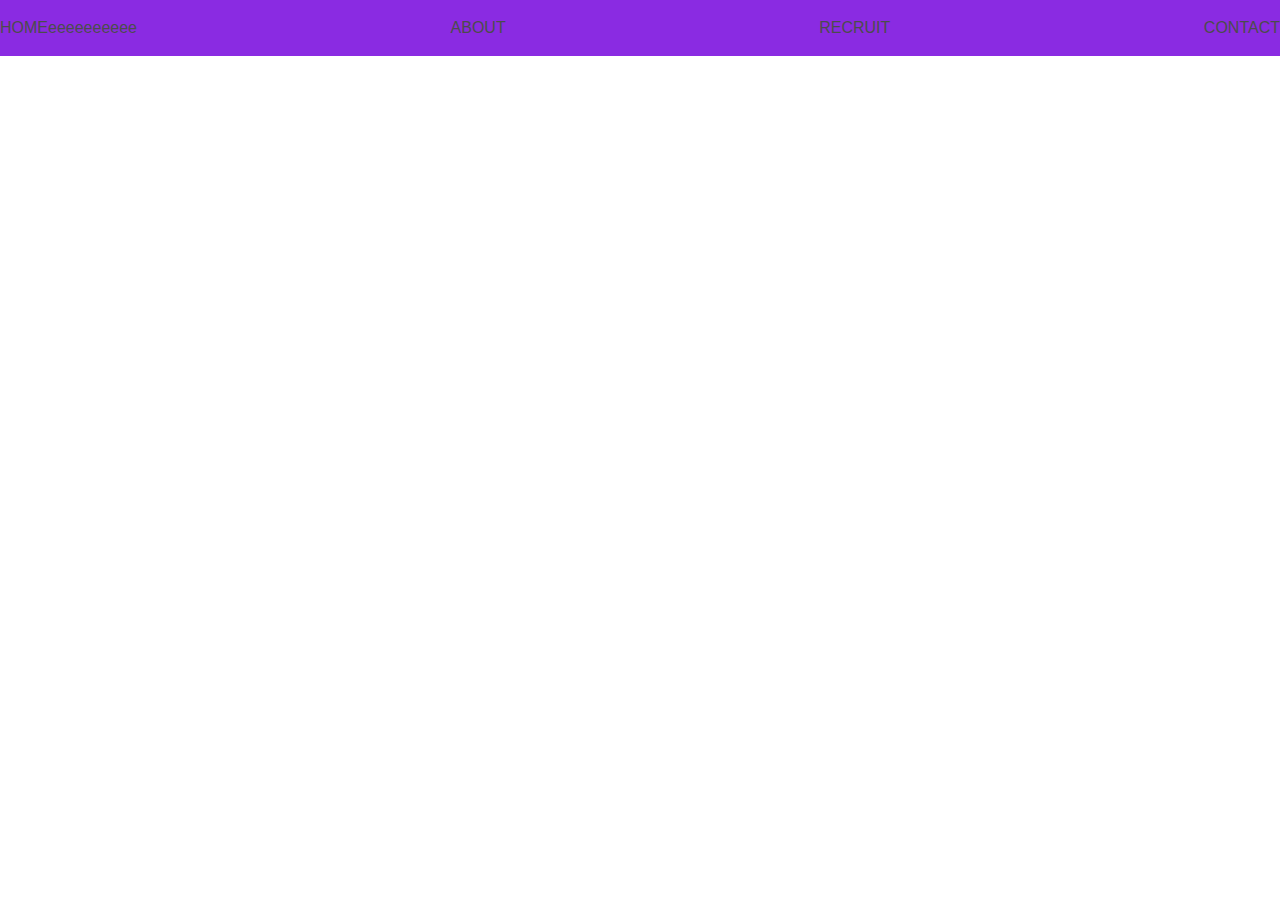
<file: 2025 11 20/index.html>
<!DOCTYPE html>
<html lang="ja">
<head>
    <meta charset="UTF-8">
    <meta name="viewport" content="width=device-width, initial-scale=1.0">
    <title>2回目のコーディング講義</title>
    <link rel="stylesheet" href="./css/reset.css">
    <link rel="stylesheet" href="./css/style.css">
</head>
<body>
    <ul>
        <li>
            <a href="">HOMEeeeeeeeeee</a>
        </li>
        <li>
            <a href="">ABOUT</a>
        </li>
        <li>
            <a href="">RECRUIT</a>
        </li>
        <li>
            <a href="">CONTACT</a>
        </li>
    </ul>
</body>
</html>
</file>
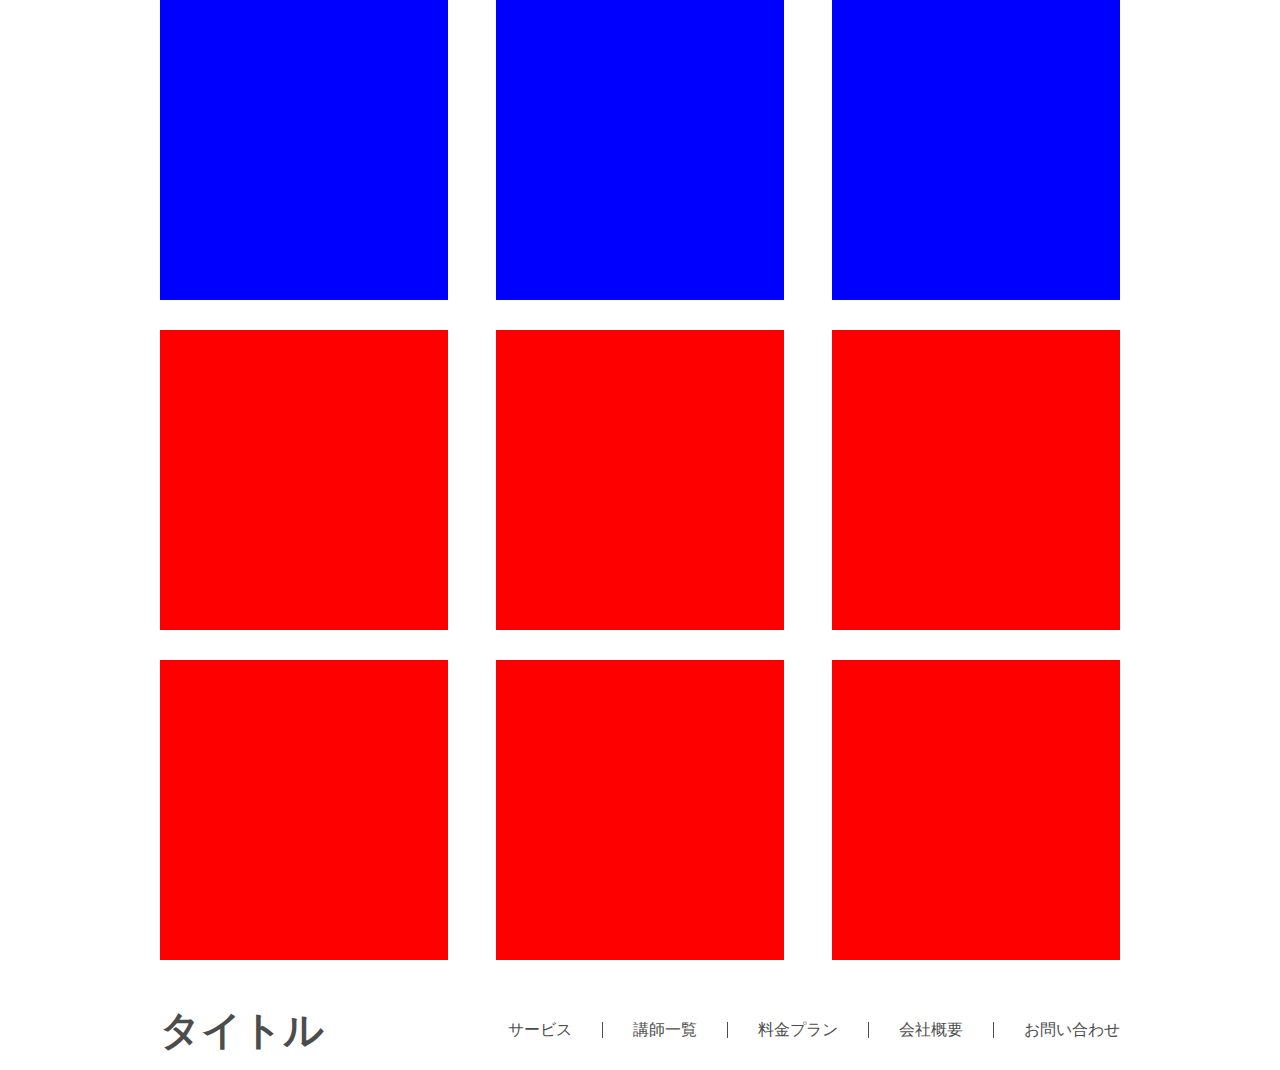
<file: コーディング課題２/index.html>
<!DOCTYPE html>
<html lang="ja">
<head>
    <meta charset="UTF-8">
    <meta name="viewport" content="width=device-width, initial-scale=1.0">
    <title>コーディング課題２</title>
    <link rel="stylesheet" href="./css/reset.css">
    <link rel="stylesheet" href="./css/style.css">
</head>
<body>
<div class="parent">
    <div class="box"></div>
    <div class="box"></div>
    <div class="box"></div>
</div>

<div class="parentbox">
    <div class="box2"></div>
    <div class="box2"></div>
    <div class="box2"></div>
    <div class="box2"></div>
    <div class="box2"></div>
    <div class="box2"></div>
</div>

<header class="header">
    <h1 >タイトル</h1>

    <nav class="nav">
        <ul>
            <li>サービス</li>
            <li>講師一覧</li>
            <li>料金プラン</li>
            <li>会社概要</li>
            <li>お問い合わせ</li>
        </ul>
    </nav>
</header>


</body>
</html>
</file>
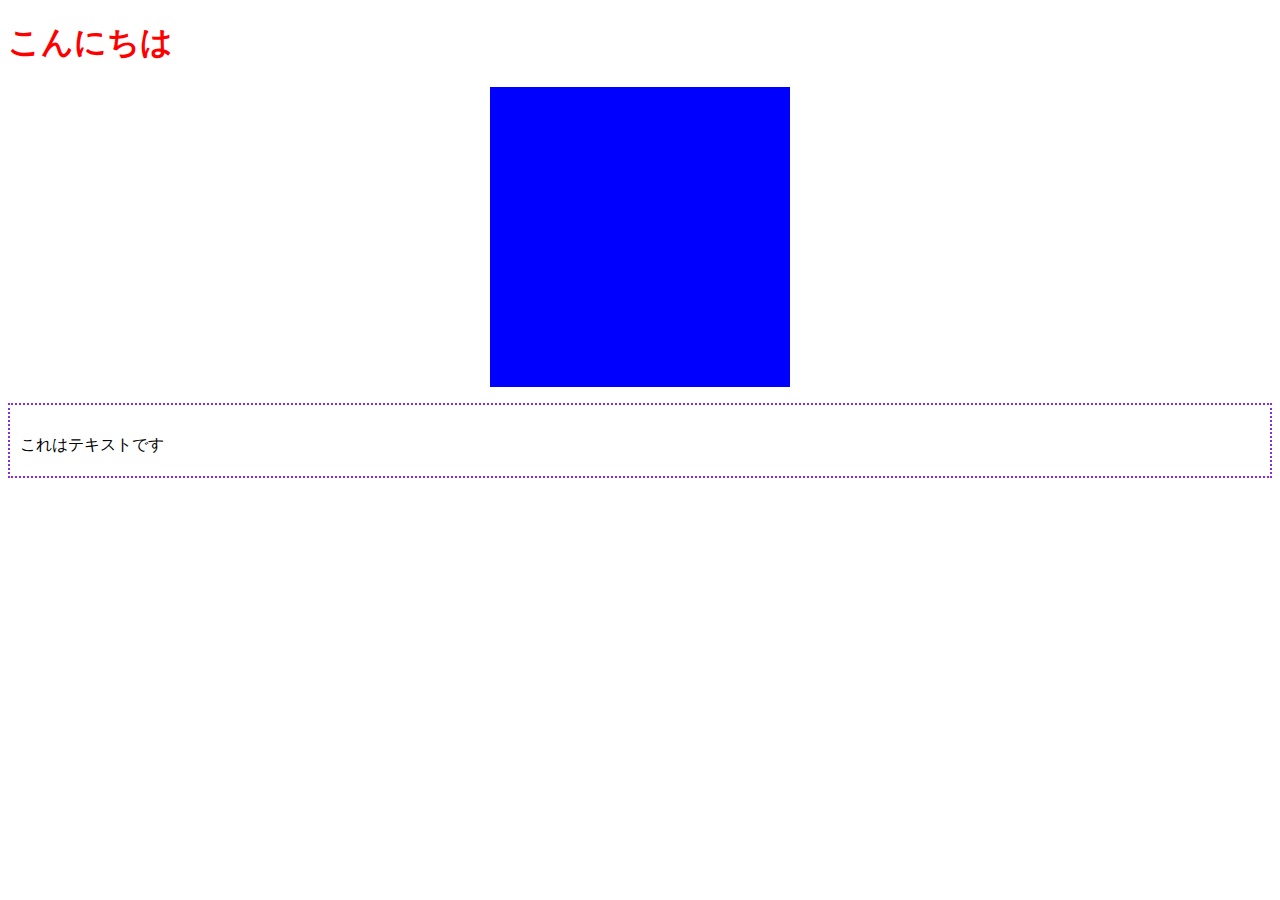
<file: コーディング課題/コーディング課題1回目htmlcss/index.htm>
<!DOCTYPE html>
<html lang="ja">
<head>
    <meta charset="UTF-8">
    <meta name="viewport" content="width=device-width, initial-scale=1.0">
    <title>Document</title>
    <link rel="stylesheet" href="./css/style.css">
</head>

<body>
<h1 class="midasi">こんにちは</h1>
 <div class="box"></div>
<p class="sikaku">これはテキストです</p>

</body>
</html>
</file>
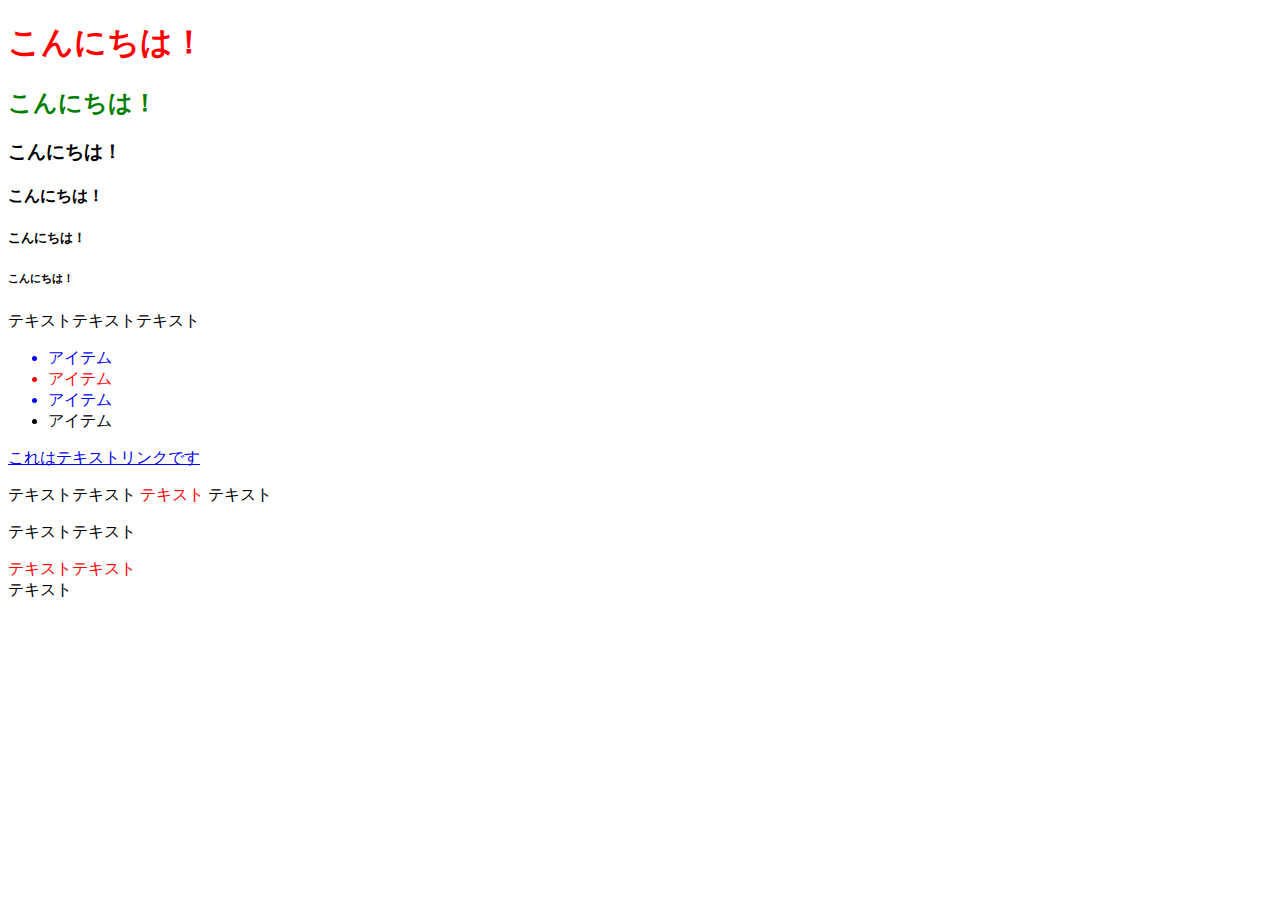
<file: 2025 11 10/test.html>
<!DOCTYPE html>
<html lang="ja">
<head>
    <meta charset="UTF-8">
    <meta name="viewport" content="width=device-width, initial-scale=1.0">
    <title>コーディング授業１</title>
    <link rel="stylesheet" href="./css/style.css">

    <style>
        h1{
            color: red;
        }
    </style>

</head>
<body>
    <h1>こんにちは！</h1>
    <h2>こんにちは！</h2>
    <h3>こんにちは！</h3>
    <h4>こんにちは！</h4>
    <h5>こんにちは！</h5>
    <h6>こんにちは！</h6>
    
    <p>テキストテキストテキスト</p>

<ul>
    <li class="blue">アイテム</li>
    <li id="red">アイテム</li>
    <li class="blue">アイテム</li>
    <li>アイテム</li>
</ul>
    
<a href="https://yukino2023-teach.github.io/weblab/me/lushbiz/">これはテキストリンクです</a>

<p>
    テキストテキスト
    <span style="color: red;">テキスト</span>
    テキスト
</p>

<p>
    テキストテキスト
    <div style="color: red;">テキストテキスト</div>
    テキスト
</p>




</body>
</html>
</file>
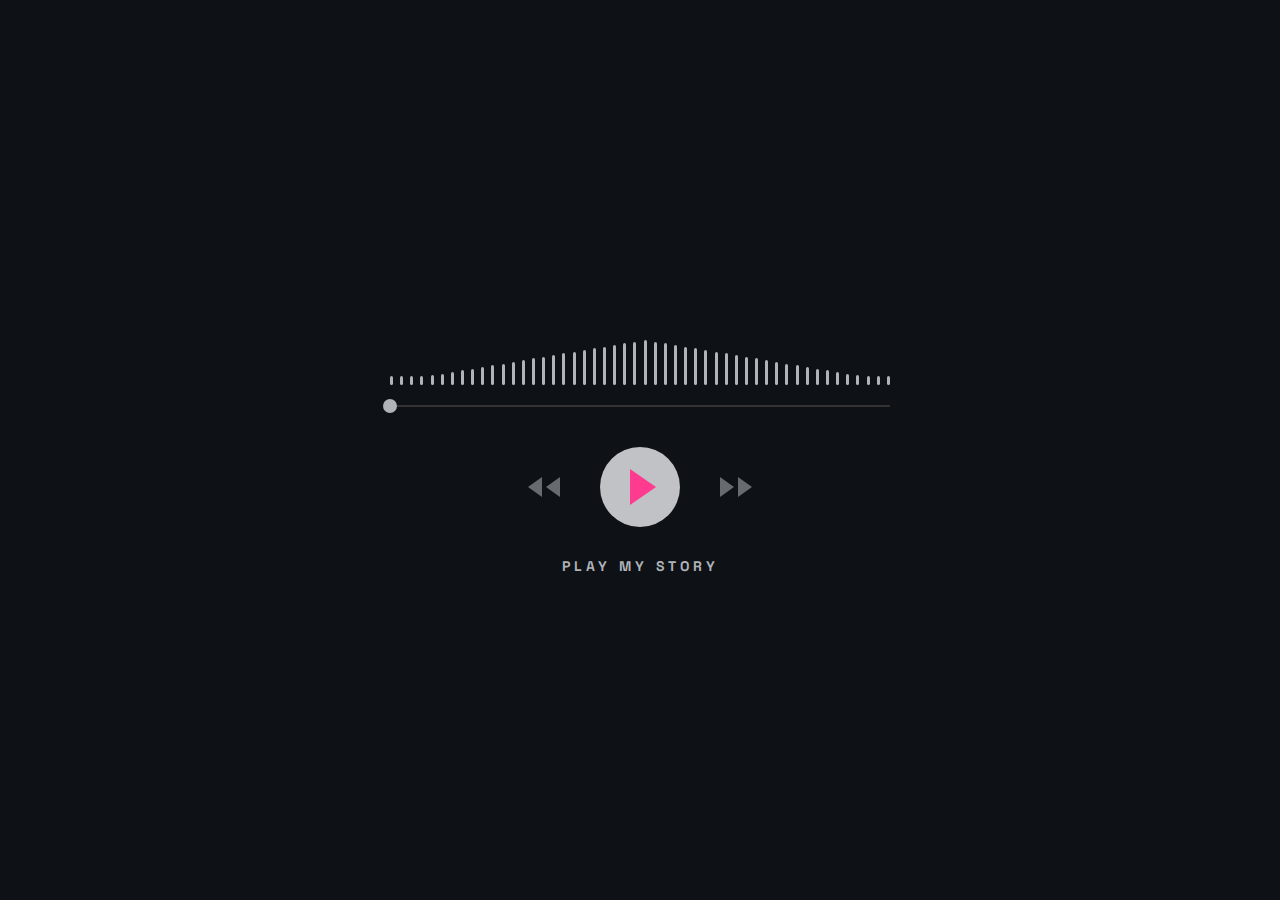
<file: ポートフォリオコーディング/loading.html>
<!doctype html>
<html lang="ja">
  <head>
    <meta charset="UTF-8" />
    <meta name="viewport" content="width=device-width, initial-scale=1.0" />
    <title>Audio Story Loader</title>
    <!-- Google Fonts: Space Grotesk -->
    <link rel="preconnect" href="https://fonts.googleapis.com" />
    <link rel="preconnect" href="https://fonts.gstatic.com" crossorigin />
    <link
      href="https://fonts.googleapis.com/css2?family=Space+Grotesk:wght@400;700&display=swap"
      rel="stylesheet"
    />
    <style>
      :root {
        --bg-color: #0e1116;
        --primary-gray: #b0b3b8;
        --accent-pink: #ff3b8f;
        --btn-gray: #c0c2c5;
        --load-time: 3s;
      }

      * {
        margin: 0;
        padding: 0;
        box-sizing: border-box;
      }

      body {
        background-color: var(--bg-color);
        height: 100vh;
        overflow: hidden;
        font-family: "Space Grotesk", sans-serif;
        color: var(--primary-gray);
      }

      /* メインコンテンツ（幕開け演出） */
      .main-content {
        position: absolute;
        top: 0;
        left: 0;
        width: 100%;
        height: 100%;
        display: flex;
        flex-direction: column;
        justify-content: center;
        align-items: center;
        opacity: 0;
        transform: scale(0.95);
        filter: blur(10px);
        transition: all 1.2s cubic-bezier(0.23, 1, 0.32, 1);
        z-index: 1;
        text-align: center;
      }

      body.loaded .main-content {
        opacity: 1;
        transform: scale(1);
        filter: blur(0px);
      }

      .main-content h1 {
        font-size: 3rem;
        color: white;
        margin-bottom: 10px;
        letter-spacing: 5px;
        text-transform: uppercase;
      }

      /* ローディングスクリーン */
      .loader-wrapper {
        position: fixed;
        top: 0;
        left: 0;
        width: 100%;
        height: 100%;
        background-color: var(--bg-color);
        display: flex;
        justify-content: center;
        align-items: center;
        z-index: 10;
        transition:
          opacity 0.8s ease,
          transform 1.2s cubic-bezier(0.7, 0, 0.3, 1),
          visibility 0.8s ease;
      }

      body.loaded .loader-wrapper {
        opacity: 0;
        transform: scale(1.4); /* 爆発するように広がる視覚効果 */
        visibility: hidden;
      }

      .loader-container {
        display: flex;
        flex-direction: column;
        align-items: center;
        width: 90%;
        max-width: 500px;
      }

      /* 波形エリア */
      .waveform {
        display: flex;
        align-items: flex-end;
        justify-content: space-between;
        width: 100%;
        height: 60px;
        margin-bottom: 20px;
      }

      .bar {
        width: 3px;
        background-color: var(--primary-gray);
        border-radius: 2px;
        height: 20%;
        animation: wave 1.2s ease-in-out infinite;
      }

      @keyframes wave {
        0%,
        100% {
          height: 20%;
        }
        50% {
          height: 100%;
        }
      }

      /* プログレスバー */
      .progress-container {
        width: 100%;
        height: 2px;
        background-color: #333;
        position: relative;
        margin-bottom: 40px;
      }

      .progress-line {
        position: absolute;
        left: 0;
        top: 0;
        height: 100%;
        background-color: var(--primary-gray);
        width: 0%;
        animation: loadProgress var(--load-time) linear forwards;
      }

      .progress-thumb {
        position: absolute;
        top: 50%;
        left: 0%;
        width: 14px;
        height: 14px;
        background-color: var(--primary-gray);
        border-radius: 50%;
        transform: translate(-50%, -50%);
        animation: moveThumb var(--load-time) linear forwards;
      }

      @keyframes loadProgress {
        to {
          width: 100%;
        }
      }
      @keyframes moveThumb {
        to {
          left: 100%;
        }
      }

      /* コントロールボタン群 */
      .controls {
        display: flex;
        align-items: center;
        gap: 40px;
        margin-bottom: 30px;
      }

      .btn-side {
        display: flex;
        gap: 4px;
        opacity: 0.5;
      }

      .triangle {
        width: 0;
        height: 0;
        border-top: 10px solid transparent;
        border-bottom: 10px solid transparent;
      }
      .triangle.left {
        border-right: 14px solid var(--btn-gray);
      }
      .triangle.right {
        border-left: 14px solid var(--btn-gray);
      }

      .play-button {
        width: 80px;
        height: 80px;
        background-color: var(--btn-gray);
        border-radius: 50%;
        display: flex;
        justify-content: center;
        align-items: center;
        position: relative;
        box-shadow: 0 0 0 0 rgba(255, 59, 143, 0);
        animation: pulse 2s infinite;
        transition:
          transform 0.3s cubic-bezier(0.175, 0.885, 0.32, 1.275),
          background-color 0.3s;
      }

      /* 3秒後の「自動クリック」演出 */
      .play-button.clicked {
        transform: scale(0.85);
        background-color: var(--accent-pink);
      }

      .play-triangle {
        width: 0;
        height: 0;
        border-top: 18px solid transparent;
        border-bottom: 18px solid transparent;
        border-left: 26px solid var(--accent-pink);
        margin-left: 6px;
        transition: border-left-color 0.3s;
      }

      .play-button.clicked .play-triangle {
        border-left-color: white;
      }

      @keyframes pulse {
        0% {
          box-shadow: 0 0 0 0 rgba(255, 59, 143, 0.5);
        }
        70% {
          box-shadow: 0 0 0 20px rgba(255, 59, 143, 0);
        }
        100% {
          box-shadow: 0 0 0 0 rgba(255, 59, 143, 0);
        }
      }

      .loading-text {
        font-size: 14px;
        font-weight: 700;
        letter-spacing: 4px;
        color: var(--primary-gray);
        text-transform: uppercase;
      }

      /* モバイル対応 */
      @media (max-width: 767px) {
        .main-content h1 {
          font-size: 2rem;
        }
        .loader-container {
          width: 85%;
        }
        .play-button {
          width: 70px;
          height: 70px;
        }
      }
    </style>
  </head>
  <body>
    <!-- 幕開け後に表示されるコンテンツ -->
    <div class="main-content">
      <h1>Welcome</h1>
      <p>THE STORY BEGINS</p>
    </div>

    <!-- ローディングスクリーン -->
    <div class="loader-wrapper">
      <div class="loader-container">
        <!-- 波形 -->
        <div class="waveform" id="waveform"></div>

        <!-- シークバー -->
        <div class="progress-container">
          <div class="progress-line"></div>
          <div class="progress-thumb"></div>
        </div>

        <!-- コントロール -->
        <div class="controls">
          <div class="btn-side">
            <div class="triangle left"></div>
            <div class="triangle left"></div>
          </div>
          <div class="play-button" id="playBtn">
            <div class="play-triangle"></div>
          </div>
          <div class="btn-side">
            <div class="triangle right"></div>
            <div class="triangle right"></div>
          </div>
        </div>

        <!-- テキスト（固定） -->
        <div class="loading-text">PLAY MY STORY</div>
      </div>
    </div>

    <script>
      const waveform = document.getElementById("waveform");
      const playBtn = document.getElementById("playBtn");
      const barCount = 50;

      // 躍動感のある波形生成
      for (let i = 0; i < barCount; i++) {
        const bar = document.createElement("div");
        bar.classList.add("bar");
        const duration = 0.4 + Math.random() * 0.8;
        const delay = Math.random() * 2;
        bar.style.animationDuration = `${duration}s`;
        bar.style.animationDelay = `-${delay}s`;
        const centerDist = Math.abs(i - barCount / 2);
        const baseHeight = Math.max(15, 75 - centerDist * 2.8);
        bar.style.height = `${baseHeight}%`;
        waveform.appendChild(bar);
      }

      // 3秒間の読み込み演出
      window.addEventListener("load", () => {
        const loadingDuration = 3000;

        setTimeout(() => {
          // 1. 再生ボタンが押し込まれ、色がピンクから白に変わる「再生開始」の視覚的合図
          playBtn.classList.add("clicked");

          setTimeout(() => {
            // 2. 画面が外側に弾けるようにフェードアウトし、メインコンテンツが登場
            document.body.classList.add("loaded");
          }, 500); // クリックの余韻
        }, loadingDuration);
      });
    </script>
  </body>
</html>
</file>
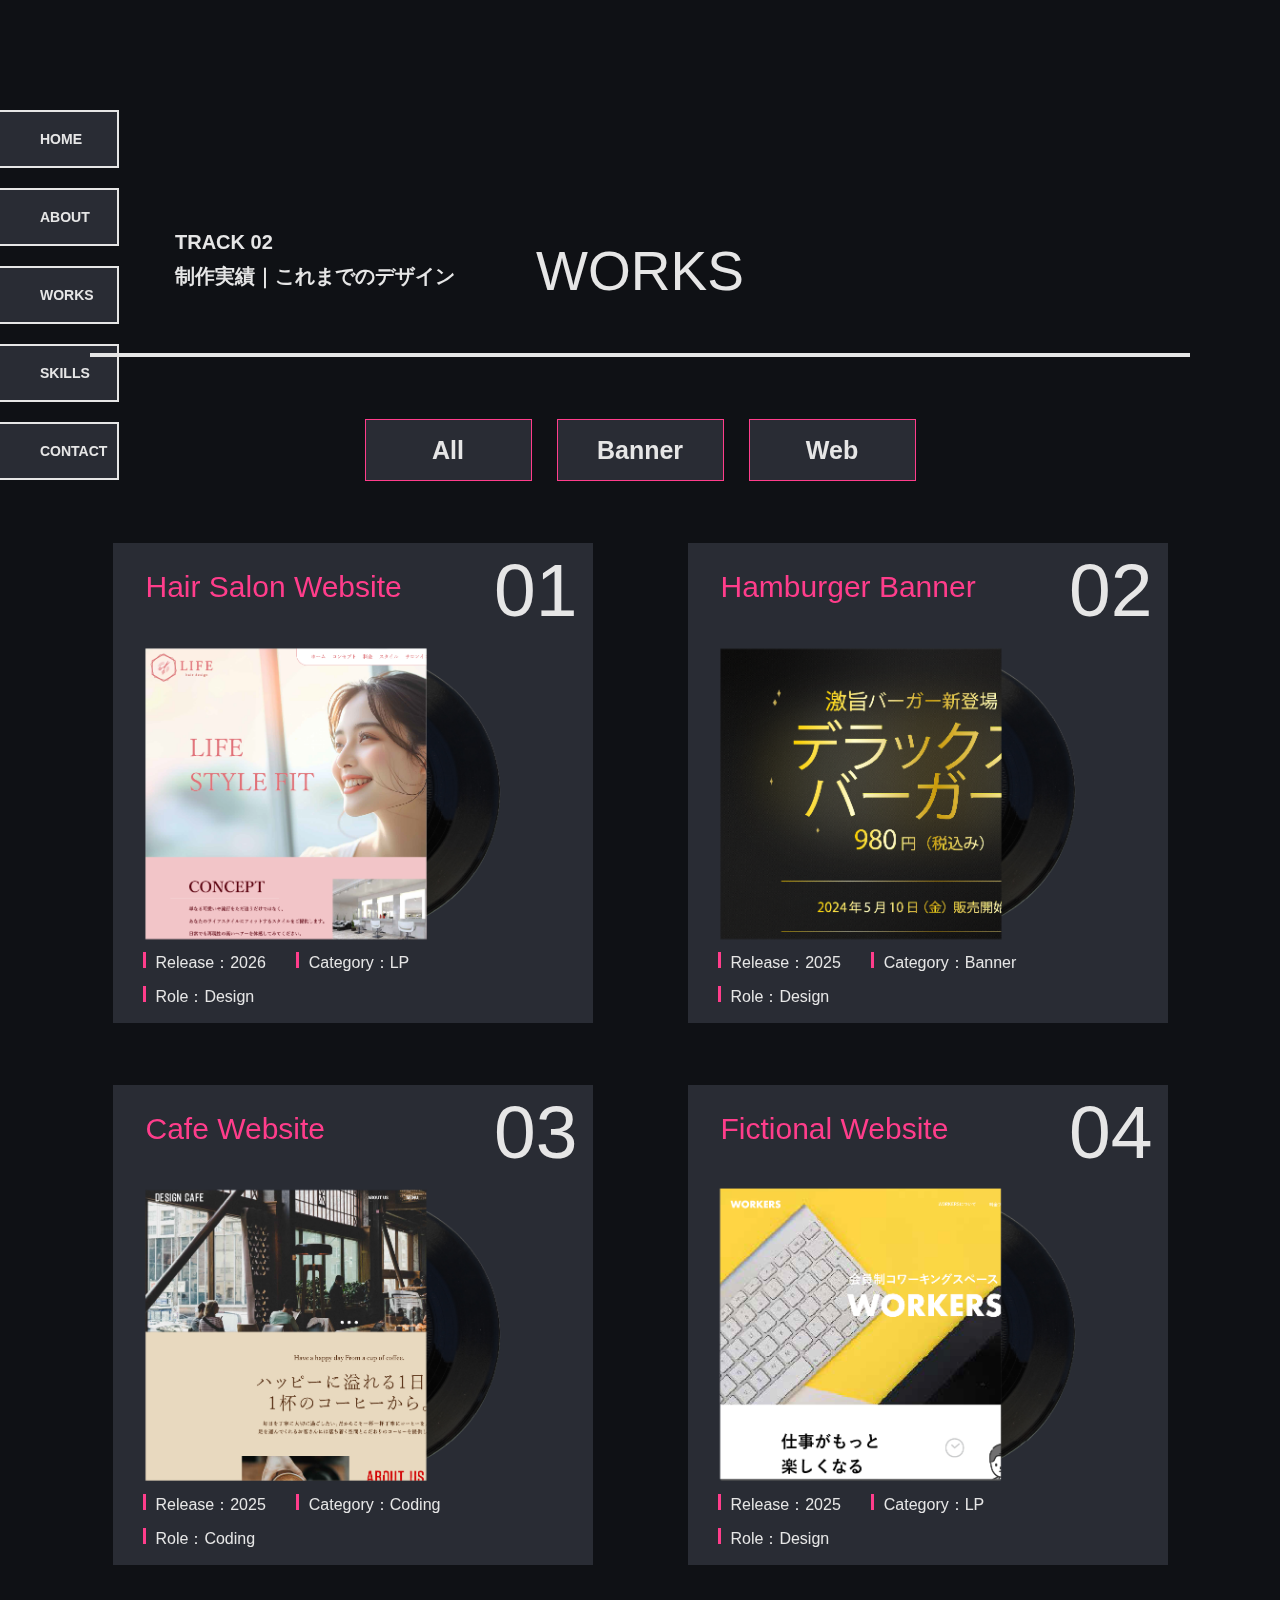
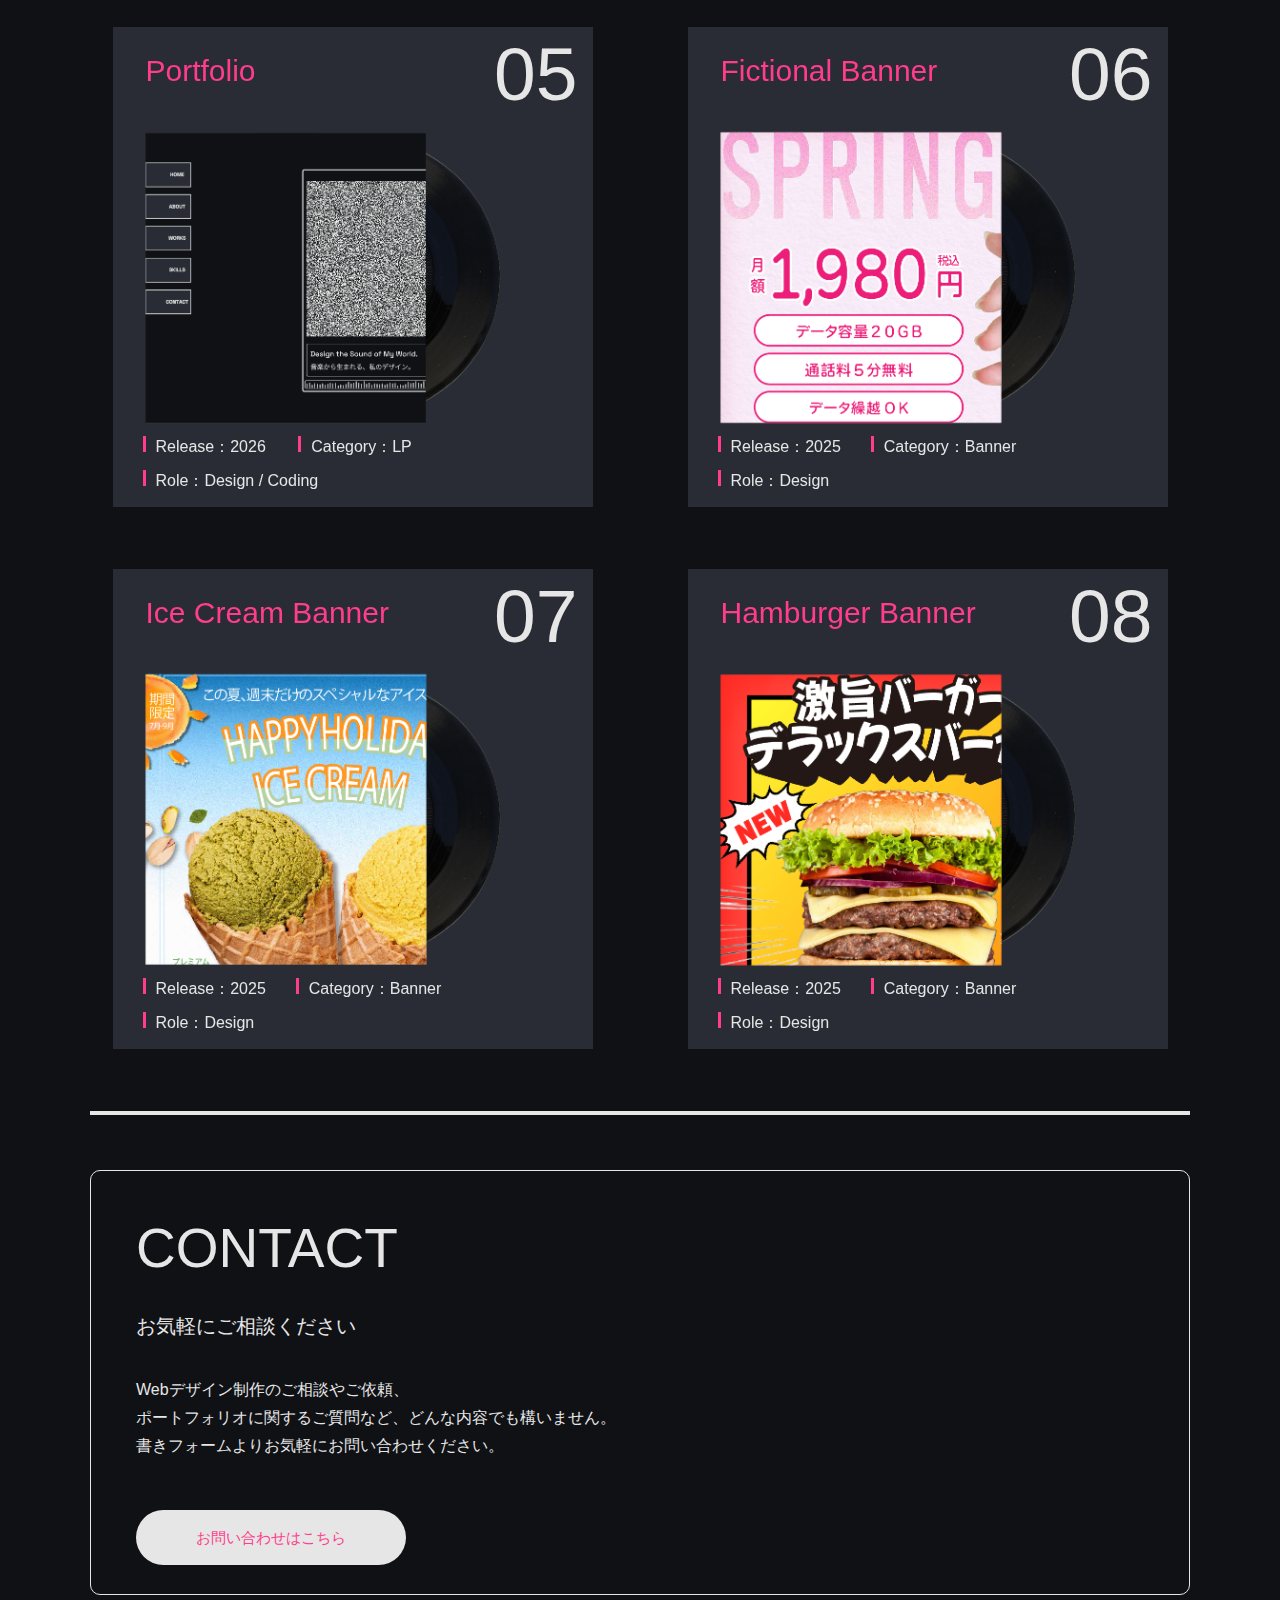
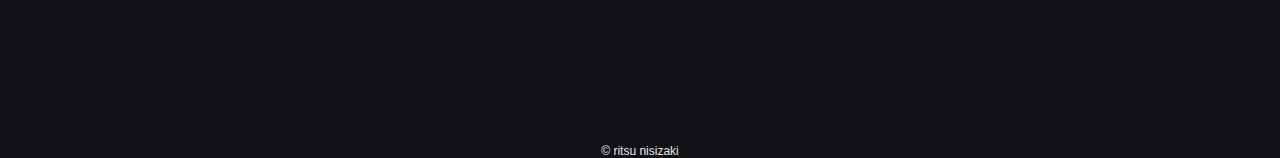
<file: ポートフォリオコーディング/works.html>
<!DOCTYPE html>
<html lang="ja">
<head>
    <meta charset="UTF-8">
    <meta name="viewport" content="width=device-width, initial-scale=1.0">
    <title>works一覧</title>
    <link rel="stylesheet" href="./asetto/CSS/rest.css">
    <link rel="stylesheet" href="./asetto/CSS/works.css">
</head>
<body>
    <header>
        <nav class="side-nav">
            <ul>
                <li><a href="index.html#HOME">HOME</a></li>
                <li><a href="index.html#ABOUT">ABOUT</a></li>
                <li><a href="index.html#WORKS">WORKS</a></li>
                <li><a href="index.html#SKILLS">SKILLS</a></li>
                <li><a href="index.html#CONTACT">CONTACT</a></li>
            </ul>
        </nav>
    </header>

        <section class="work">
            <p class="work-track">TRACK 02 <br>制作実績｜これまでのデザイン</p>
            <h2 class="work-taitoru">WORKS</h2>
            <div class="work-senn"></div>

            <div class="sann">
                <a href="./works.html" class="btn">All</a>
                <a href="./worksbanner.html" class="btn">Banner</a>
                <a href="./worksweb.html" class="btn">Web</a>
            </div>

            <div class="zyaketto">
        <div class="work-ka-do1">
            <p class="work-minitaitoru1">Hair Salon Website</p>
            <span class="work-number work-number1">01</span>
            <div class="work-image1">
                <img src="./asetto/2x/zyaketto01.png" alt="ジャケット風の過去の作品">
            </div>
            <div class="work-info1">
                <p><span class="work-sikaku"></span>Release：2026</p>
                <p><span class="work-sikaku"></span>Category：LP</p>
                <p><span class="work-sikaku"></span>Role：Design</p>
            </div>
            <a href="#" class="arrow"></a>
        </div>

        <div class="work-ka-do2">
            <p class="work-minitaitoru2">Hamburger Banner</p>
            <span class="work-number work-number2">02</span>
            <div class="work-image2">
                <img src="./asetto/2x/zyaketto02.png" alt="ジャケット風の過去の作品">
            </div>
            <div class="work-info2">
                <p><span class="work-sikaku"></span>Release：2025</p>
                <p><span class="work-sikaku"></span>Category：Banner</p>
                <p><span class="work-sikaku"></span>Role：Design</p>
            </div>
            <a href="#" class="arrow"></a>
        </div>

        <div class="work-ka-do3">
            <p class="work-minitaitoru3">Cafe Website</p>
            <span class="work-number work-number3">03</span>
            <div class="work-image3">
                <img src="./asetto/2x/zyaketto03.png" alt="ジャケット風の過去の作品">
            </div>
            <div class="work-info3">
                <p><span class="work-sikaku"></span>Release：2025</p>
                <p><span class="work-sikaku"></span>Category：Coding</p>
                <p><span class="work-sikaku"></span>Role：Coding</p>
            </div>
            <a href="#" class="arrow"></a>
        </div>

        <div class="work-ka-do4">
            <p class="work-minitaitoru4">Fictional Website</p>
            <span class="work-number work-number4">04</span>
            <div class="work-image4">
                <img src="./asetto/2x/zyaketto04.png" alt="ジャケット風の過去の作品">
            </div>
            <div class="work-info4">
                <p><span class="work-sikaku"></span>Release：2025</p>
                <p><span class="work-sikaku"></span>Category：LP</p>
                <p><span class="work-sikaku"></span>Role：Design</p>
            </div>
            <a href="#" class="arrow"></a>
        </div>

        <div class="work-ka-do5">
            <p class="work-minitaitoru5">Portfolio</p>
            <span class="work-number work-number5">05</span>
            <div class="work-image5">
                <img src="./asetto/2x/zyaketto05.png" alt="ジャケット風の過去の作品">
            </div>
            <div class="work-info5">
                <p><span class="work-sikaku"></span>Release：2026</p>
                <p class="zyakettocategory"><span class="work-sikaku"></span>Category：LP</p>
                <p><span class="work-sikaku"></span>Role：Design / Coding</p>
            </div>
            <a href="#" class="arrow"></a>
        </div>

        <div class="work-ka-do6">
            <p class="work-minitaitoru6">Fictional Banner</p>
            <span class="work-number work-number6">06</span>
            <div class="work-image6">
                <img src="./asetto/2x/zyaketto06.png" alt="ジャケット風の過去の作品">
            </div>
            <div class="work-info6">
                <p><span class="work-sikaku"></span>Release：2025</p>
                <p><span class="work-sikaku"></span>Category：Banner</p>
                <p><span class="work-sikaku"></span>Role：Design</p>
            </div>
            <a href="#" class="arrow"></a>
        </div>

        <div class="work-ka-do7">
            <p class="work-minitaitoru7">Ice Cream Banner</p>
            <span class="work-number work-number7">07</span>
            <div class="work-image7">
                <img src="./asetto/2x/zyaketto07.png" alt="ジャケット風の過去の作品">
            </div>
            <div class="work-info7">
                <p><span class="work-sikaku"></span>Release：2025</p>
                <p><span class="work-sikaku"></span>Category：Banner</p>
                <p><span class="work-sikaku"></span>Role：Design</p>
            </div>
            <a href="#" class="arrow"></a>
        </div>

        <div class="work-ka-do8">
            <p class="work-minitaitoru8">Hamburger Banner</p>
            <span class="work-number work-number8">08</span>
            <div class="work-image8">
                <img src="./asetto/2x/zyaketto08.png" alt="ジャケット風の過去の作品">
            </div>
            <div class="work-info8">
                <p><span class="work-sikaku"></span>Release：2025</p>
                <p><span class="work-sikaku"></span>Category：Banner</p>
                <p><span class="work-sikaku"></span>Role：Design</p>
            </div>
            <a href="#" class="arrow"></a>
        </div>
        <div class="work-senn1"></div>
        </div>
        </section>

        <section class="contact">
            <div class="sikaku">
                <h2 class="contact-taitoru">CONTACT</h2>
                <p class="contact-naiyou1">お気軽にご相談ください</p>
                <p class="contact-naiyou2">Webデザイン制作のご相談やご依頼、<br>ポートフォリオに関するご質問など、どんな内容でも構いません。<br>書きフォームよりお気軽にお問い合わせください。</p>
                <a href="" class="work-btn">お問い合わせはこちら</a>
            </div>
        </section>
        <p class="saigo">© ritsu nisizaki</p>
</body>
</html>
</file>
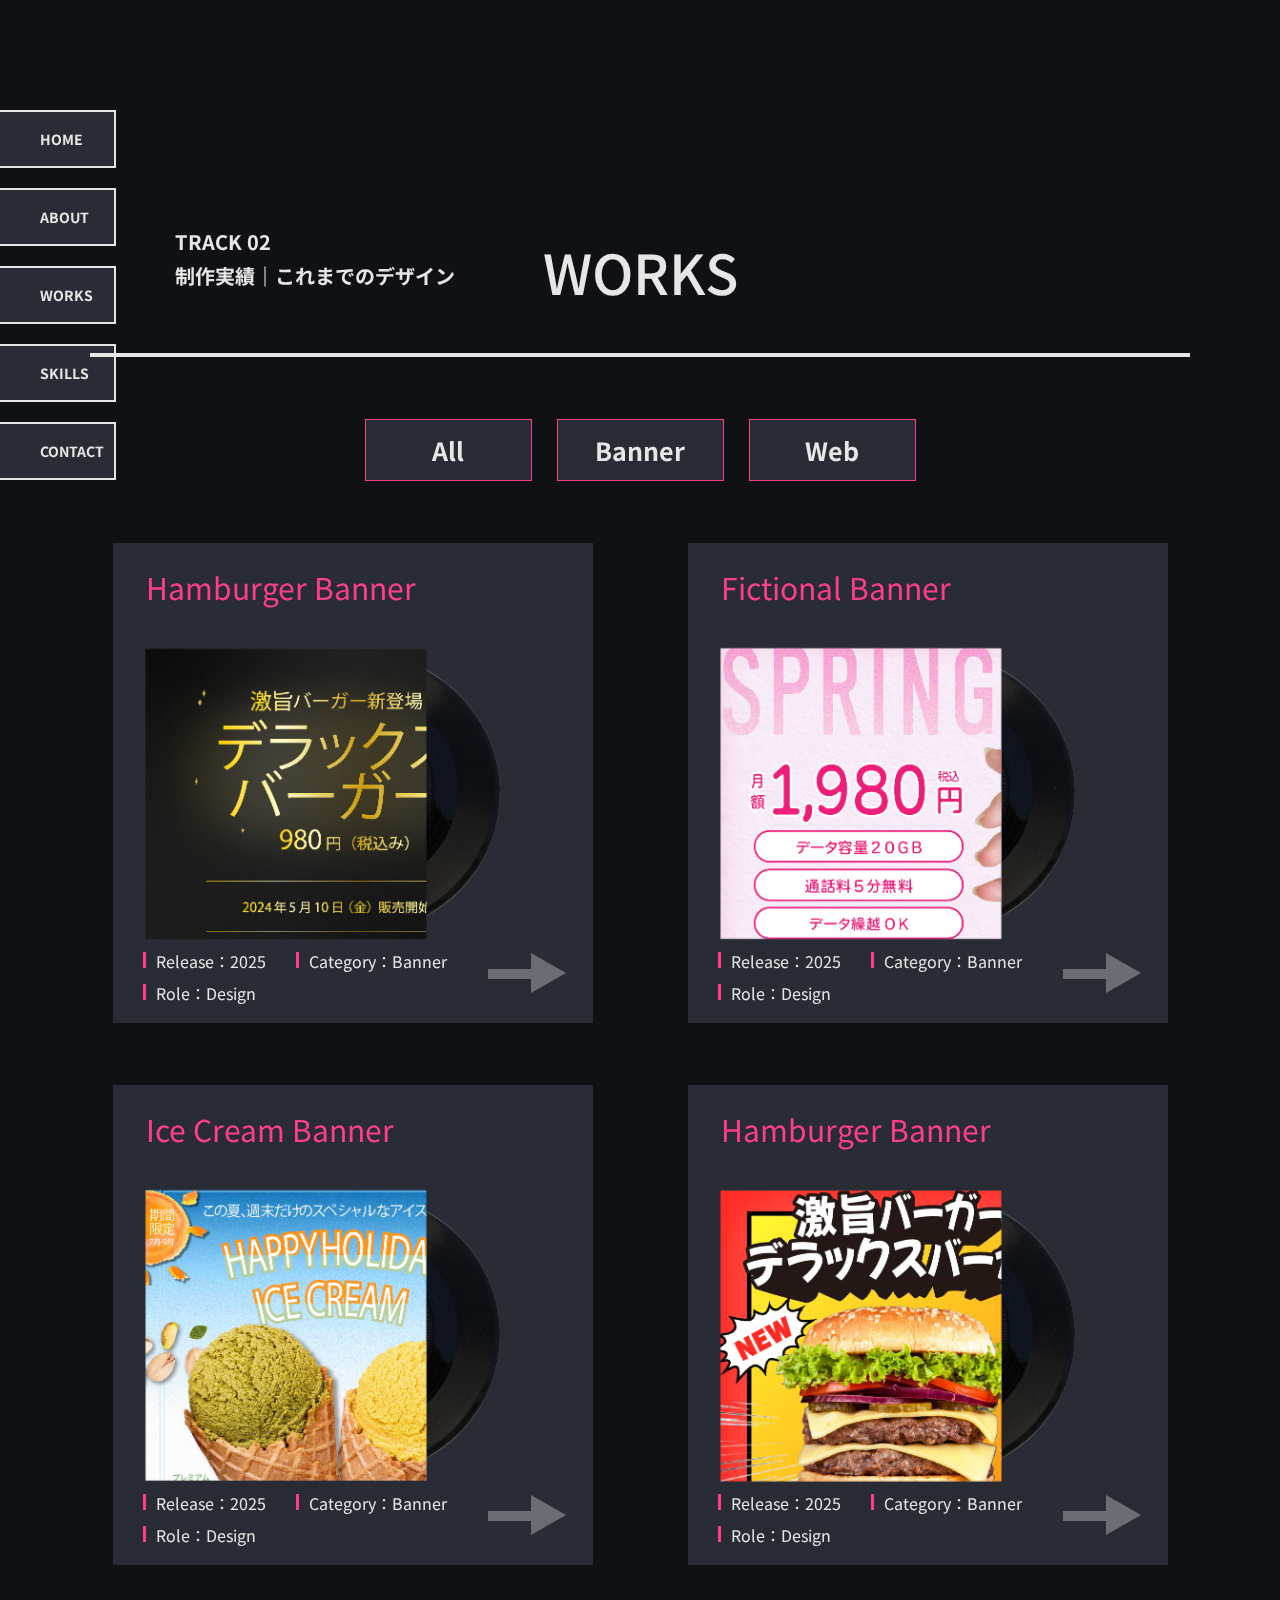
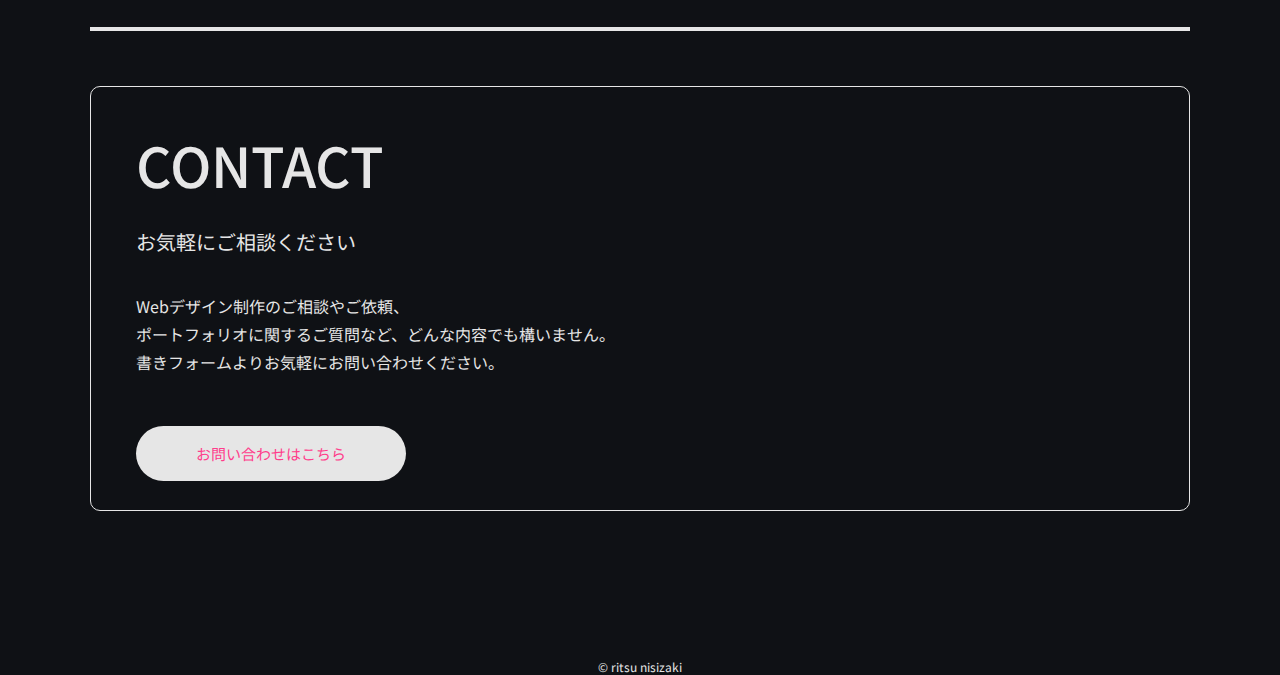
<file: ポートフォリオコーディング/worksbanner.html>
<!DOCTYPE html>
<html lang="ja">
<head>
    <meta charset="UTF-8">
    <meta name="viewport" content="width=device-width, initial-scale=1.0">
    <title>Works詳細一覧banner</title>
    <link rel="preconnect" href="https://fonts.googleapis.com">
    <link rel="preconnect" href="https://fonts.gstatic.com" crossorigin>
    <link href="https://fonts.googleapis.com/css2?family=Noto+Sans+JP:wght@100..900&family=Space+Grotesk:wght@300..700&display=swap" rel="stylesheet">
    <link rel="stylesheet" href="./asetto/CSS/rest.css">
    <link rel="stylesheet" href="./asetto/CSS/worksbanner.css">
</head>
<body>
    <header>
        <nav class="side-nav">
            <ul>
                <li><a href="index.html#HOME">HOME</a></li>
                <li><a href="index.html#ABOUT">ABOUT</a></li>
                <li><a href="index.html#WORKS">WORKS</a></li>
                <li><a href="index.html#SKILLS">SKILLS</a></li>
                <li><a href="index.html#CONTACT">CONTACT</a></li>
            </ul>
        </nav>
    </header>

        <section class="work">
            <p class="work-track">TRACK 02 <br>制作実績｜これまでのデザイン</p>
            <h2 class="work-taitoru">WORKS</h2>
            <div class="work-senn"></div>

            <div class="sann">
                <a href="./works.html" class="btn">All</a>
                <a href="./worksbanner.html" class="btn">Banner</a>
                <a href="./worksweb.html" class="btn">Web</a>
            </div>

            <div class="zyaketto">
            <div class="work-ka-do2">
                <a href="./works/works2.html" class="works__link">
            <p class="work-minitaitoru2">Hamburger Banner</p>
            <div class="work-image2">
                <img src="./asetto/2x/zyaketto02.png" alt="ジャケット風の過去の作品">
            </div>
            <div class="work-info2">
                <p><span class="work-sikaku"></span>Release：2025</p>
                <p><span class="work-sikaku"></span>Category：Banner</p>
                <p><span class="work-sikaku"></span>Role：Design</p>
            </div>
            </a>
        </div>

        <div class="work-ka-do6">
            <a href="./works/works6.html" class="works__link">
            <p class="work-minitaitoru6">Fictional Banner</p>
            <div class="work-image6">
                <img src="./asetto/2x/zyaketto06.png" alt="ジャケット風の過去の作品">
            </div>
            <div class="work-info6">
                <p><span class="work-sikaku"></span>Release：2025</p>
                <p><span class="work-sikaku"></span>Category：Banner</p>
                <p><span class="work-sikaku"></span>Role：Design</p>
            </div>
            </a>
        </div>

        <div class="work-ka-do7">
            <a href="./works/works7.html" class="works__link">
            <p class="work-minitaitoru7">Ice Cream Banner</p>
            <div class="work-image7">
                <img src="./asetto/2x/zyaketto07.png" alt="ジャケット風の過去の作品">
            </div>
            <div class="work-info7">
                <p><span class="work-sikaku"></span>Release：2025</p>
                <p><span class="work-sikaku"></span>Category：Banner</p>
                <p><span class="work-sikaku"></span>Role：Design</p>
            </div>
            </a>
        </div>

        <div class="work-ka-do8">
            <a href="./works/works8.html" class="works__link">
            <p class="work-minitaitoru8">Hamburger Banner</p>
            <div class="work-image8">
                <img src="./asetto/2x/zyaketto08.png" alt="ジャケット風の過去の作品">
            </div>
            <div class="work-info8">
                <p><span class="work-sikaku"></span>Release：2025</p>
                <p><span class="work-sikaku"></span>Category：Banner</p>
                <p><span class="work-sikaku"></span>Role：Design</p>
            </div>
            </a>
        </div>
        <div class="work-senn1"></div>
        </div>
        </section>

        <section class="contact">
            <div class="sikaku">
                <h2 class="contact-taitoru">CONTACT</h2>
                <p class="contact-naiyou1">お気軽にご相談ください</p>
                <p class="contact-naiyou2">Webデザイン制作のご相談やご依頼、<br>ポートフォリオに関するご質問など、どんな内容でも構いません。<br>書きフォームよりお気軽にお問い合わせください。</p>
                <a href="./index.html#CONTACT" class="work-btn">お問い合わせはこちら</a>
            </div>
        </section>
        <p class="saigo">© ritsu nisizaki</p>

</body>
</html>
</file>
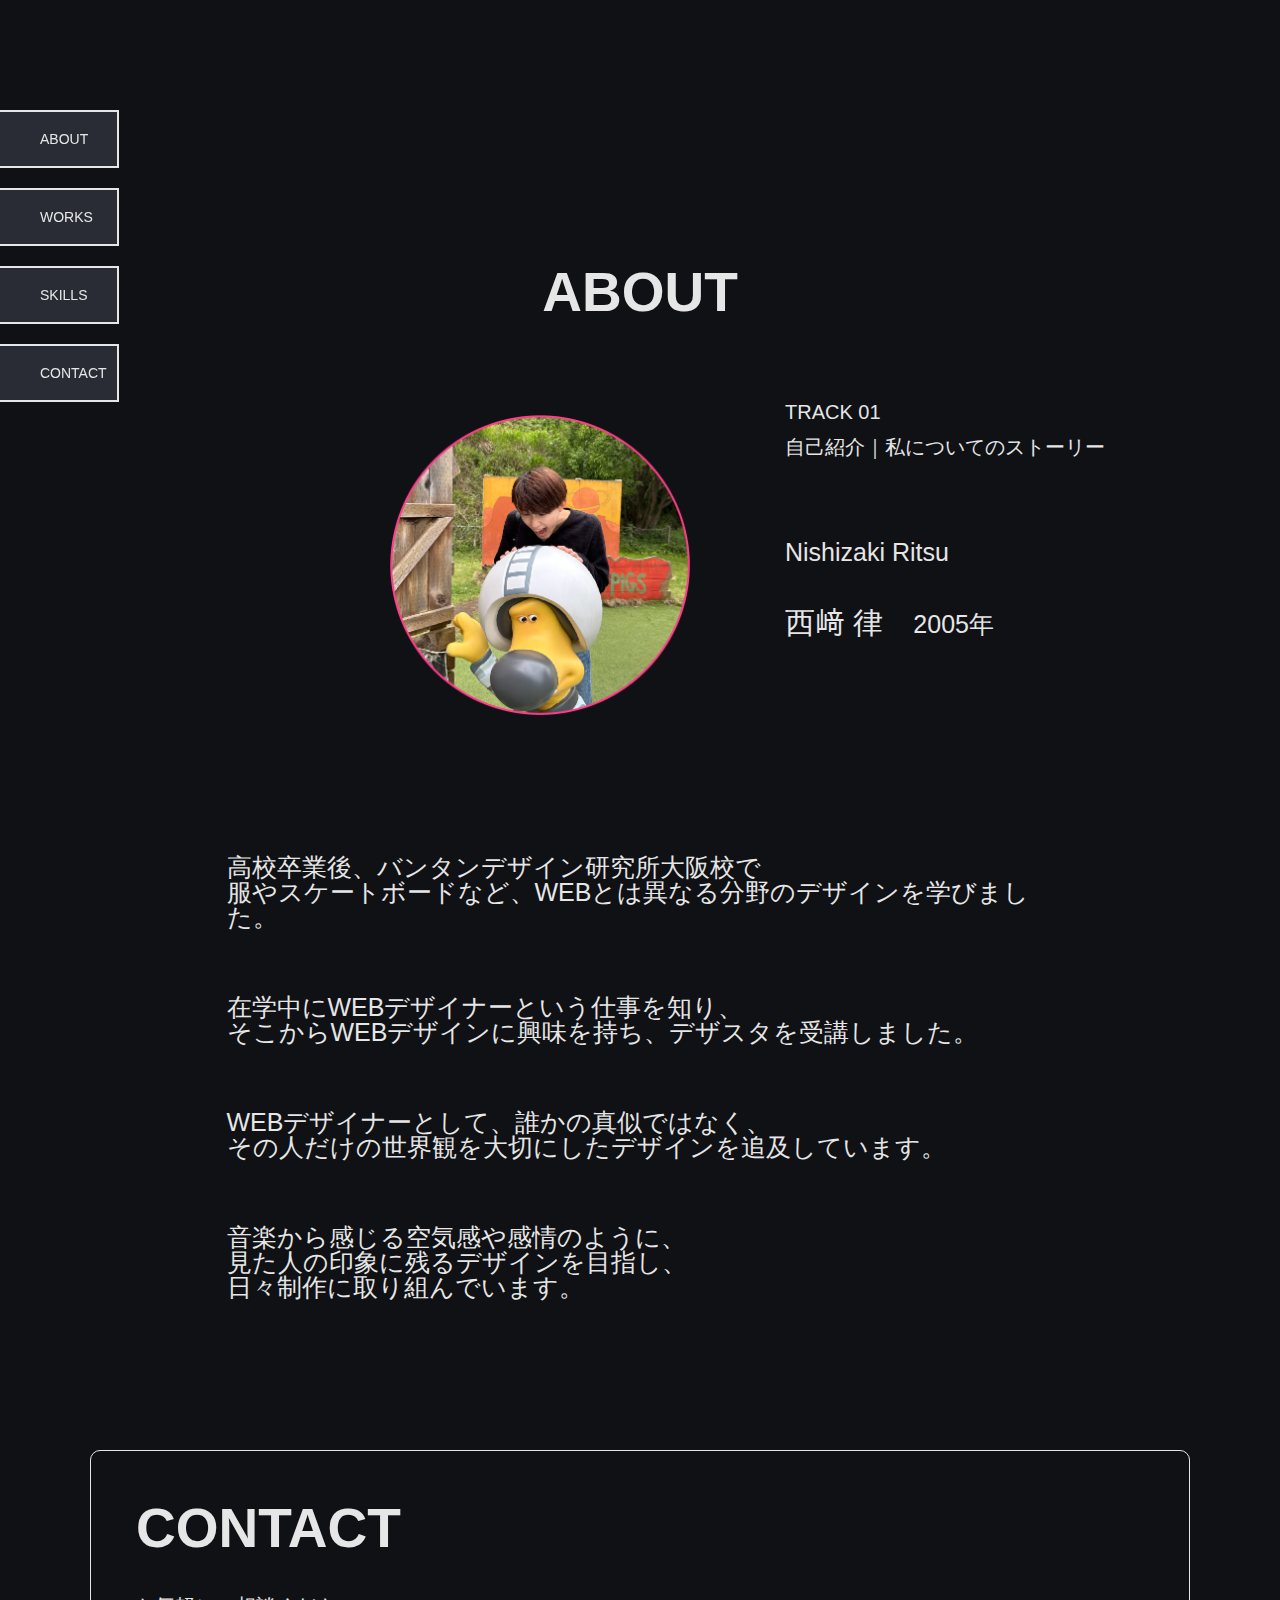
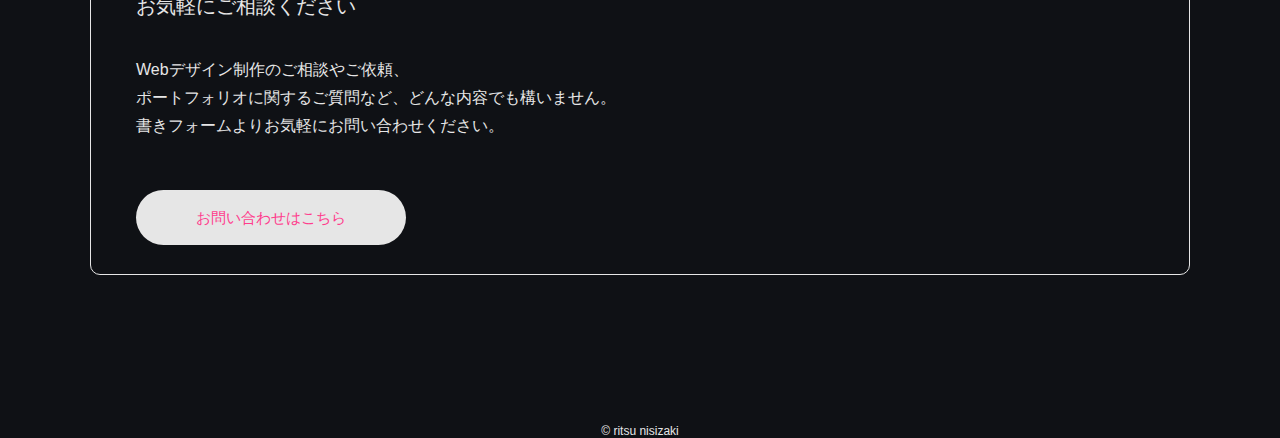
<file: ポートフォリオコーディング/ABOUT/about.html>
<!DOCTYPE html>
<html lang="ja">
<head>
    <meta charset="UTF-8">
    <meta name="viewport" content="width=device-width, initial-scale=1.0">
    <title>about詳細</title>
    <link rel="stylesheet" href="../rest.css">
    <link rel="stylesheet" href="./about.css">
</head>
<body>
    <header>
        <nav class="side-nav">
            <ul>
                <li><a href="#ABOUT">ABOUT</a></li>
                <li><a href="#WORKS">WORKS</a></li>
                <li><a href="#SKILLS">SKILLS</a></li>
                <li><a href="#CONTACT">CONTACT</a></li>
            </ul>
        </nav>
    </header>

    <section class="about">
        <h2 class="taitoru">ABOUT</h2>
        <div class="syoukai">
            <img src="../asetto/2x/about_syasinn.png" alt="顔写真">
            <div class="migi">
                <p class="naiyou1">TRACK 01<br>自己紹介｜私についてのストーリー</p>
                <p class="naiyou2">Nishizaki Ritsu</p>
                <div class="namae">
                <p class="naiyou3">西﨑 律<p class="naiyou4">2005年</p></p>
                </div>
            </div>
        </div>

        <div class="honnbunn">
            <p>高校卒業後、バンタンデザイン研究所大阪校で<br>服やスケートボードなど、WEBとは異なる分野のデザインを学びました。</p>
            <p>在学中にWEBデザイナーという仕事を知り、<br>そこからWEBデザインに興味を持ち、デザスタを受講しました。</p>
            <p>WEBデザイナーとして、誰かの真似ではなく、<br>その人だけの世界観を大切にしたデザインを追及しています。</p>
            <p>音楽から感じる空気感や感情のように、<br>見た人の印象に残るデザインを目指し、<br>日々制作に取り組んでいます。</p>
        </div>
    </section>

    <section class="contact">
            <div class="sikaku">
                <h2 class="contact-taitoru">CONTACT</h2>
                <p class="contact-naiyou1">お気軽にご相談ください</p>
                <p class="contact-naiyou2">Webデザイン制作のご相談やご依頼、<br>ポートフォリオに関するご質問など、どんな内容でも構いません。<br>書きフォームよりお気軽にお問い合わせください。</p>
                <a href="" class="work-btn">お問い合わせはこちら</a>
            </div>
        </section>
        <p class="saigo">© ritsu nisizaki</p>
</body>
</html>
</file>
<file: 2025 11 20/css/style.css>
@charset "utf-8";
ul{
    display: flex;
    list-style: none;
    justify-content: space-between;
    background-color: blueviolet;
    padding: 20px 0;
}

@media screen and (max-width: 768px){
    ul{
        flex-direction: column;
    }
}
</file>
<file: コーディング課題２/css/style.css>
@charset "utf-8";
.parent{
    max-width: 960px;
    display: flex;
    justify-content: space-between;
    margin: 0 auto;
}

.box{
    width:30%;
    height: 300px;
    background-color:blue;
    margin-bottom: 30px;
}

.parentbox{
    max-width: 960px;
    display: flex;
    justify-content: space-between;
    margin: 0 auto;
    flex-wrap: wrap;
}

.box2{
    width: 30%;
    height: 300px;
    background-color: red;
    margin-bottom: 30px;
}

.header{
    width: 960px;
    display: flex;
    justify-content: space-between;
    margin: 20px auto;
    align-items: center;
}

h1{
    font-size: 40px;
    font-weight: bold;
}

.nav ul{
    display: flex;
    gap: 30px;
}

.nav li {
    padding-left: 30px;
  border-left: 1px solid;
}
 .nav ul li:first-child{
    border-left: none;
    padding-left: none;
 }

 @media screen and (max-width:768px) {
    .header{
        flex-direction: column;
        align-items: flex-start;
        gap: 15px;
    }

    .nav ul{
        flex-direction: column;
        width: 100%;
        gap: 0px;
    }

    .nav li::after{
        display: none;
    }

    .nav li{
        border-bottom: 2px solid;
        width: 100%;
    }

    .nav li{
        padding: 12px 0;
    }
 }
</file>
<file: コーディング課題/コーディング課題1回目htmlcss/css/style.css>
@charset "utf-8";
.midasi{
    color: red;
}

.box{
    width: 300px;
    height: 300px;
    background-color: blue;
    margin: 0 auto;
}

.sikaku{
    border: 2px dotted blueviolet;
    padding: 30px 40px 20px 10px;
}
</file>
<file: 2025 11 10/css/style.css>
@charset "utf-8";
h2{
    color: green;
}

.blue{
    color: blue;
}

#red{
    color: red;
}
</file>
<file: ポートフォリオコーディング/asetto/CSS/rest.css>
@charset "utf-8";

/* cssリセット */

/*利用するタグによってこちらの内容は増やす*/

body,
h1,
h2,
h3,
h4,
h5,
h6,
ul,
ol,
li,
p,
div,
dl {
  margin: 0;
  padding: 0;
  line-height: 1;
  /*デフォルトの文字色、font-familyを予め当てておく*/
  color: #e6e6e6;
  font-family: "Noto Sans JP", YuGothic, "游ゴシック", "Yu Gothic", "メイリオ",
    "Hiragino Kaku Gothic ProN", "Hiragino Sans", sans-serif;
  box-sizing: border-box;
}

a {
  /*下線を消す*/
  text-decoration: none;
  /*色を消す*/
  color: inherit;
}

ul {
  /*左の「・」を消す*/
  list-style: none;
}

img {
  width: 100%;
  vertical-align: bottom;
  border: none;
}
</file>
<file: ポートフォリオコーディング/asetto/CSS/works.css>
@charset "utf-8";

body{
    background-color: #0f1115;
}

.side-nav {
    position: fixed;
    top: 110px;
    left: -2px;
}

.side-nav ul {
  display: flex;
  flex-direction: column;
  gap: 20px;
}
.side-nav li {
  padding: 20px 10px 20px 40px;
  border: 2px solid #e6e6e6;
  font-size: 14px;
  background-color: #292c34;
    font-weight: 700;
}
.work {
  max-width: 1110px;
  margin: 0 auto;
  position: relative;
  margin-top: 225px;
}

.work-track{
    font-size: 20px;
    position: absolute;
    line-height: 1.7;
    padding-left: 90px;
      font-weight: 700;
}

.work-taitoru{
    font-size: 55px;
    display: flex;
    justify-content: center;
    padding-top: 19px;
      font-weight: 500;
}

.work-senn{
    border: 2px solid #e6e6e6;
    width: 1100px;
    margin: 0 auto;
    margin-top: 54px;
}

.sann{
    display: flex;
    justify-content: center;
    gap: 25px;
    font-size: 25px;
      font-weight: 700;
}

.btn:hover{
    background-color: #ff3d8b;
    color: #e6e6e6;
}

.btn{
    width: 165px;
    height: 60px;
    background: #292c34;
    color: #e6e6e6;
    border: 1px solid #ff3d8b;
    display: inline-flex;
    justify-content: center;
    align-items: center;
    margin-top: 62px;
    transition: 0.3s;
}

.zyaketto .works__link {
  transition: 0.3s;
  position: relative;
  display: block;
  height: 100%;
}
.zyaketto .works__link::before {
  position: absolute;
  content: "";
  width: 0;
  height: 0;
  border-style: solid;
  border-top: 20px solid transparent;
  border-bottom: 20px solid transparent;
  border-left: 35px solid #6b6d73;
  border-right: 0;
  right: 27px;
  bottom: 30px;
  transition: 0.3s;
}
.zyaketto .works__link::after {
  position: absolute;
  content: "";
  width: 45px;
  height: 10px;
  background-color: #6b6d73;
  right: 60px;
  bottom: 44px;
  transition: 0.3s;
}

.works__link:hover::before {
  right: 17px;
  border-left:35px solid #ff3d8b;
}
.works__link:hover::after {
  right: 52px;
  background-color: #ff3d8b;
}

.work-number {
  position: absolute;
  right: 15px;
  top: 10px;
}

.work-ka-do1{
  position: relative;
  height: 480px;
  width: 480px;
  background: #292c34;
  overflow: hidden;
  margin-top: 62px;
}

.work-image1{
    width: 450px;
    height: 330px;
    padding-top: 35px;
    padding-left: 20px;
}

.work-image2{
    width: 450px;
    height: 330px;
    padding-top: 35px;
    padding-left: 20px;
}

.work-image3{
    width: 450px;
    height: 330px;
    padding-top: 35px;
    padding-left: 20px;
}

.work-image4{
    width: 450px;
    height: 330px;
    padding-top: 35px;
    padding-left: 20px;
}

.work-minitaitoru1{
    font-size: 30px;
    color: #ff3d8b;
    padding-left: 33px;
    padding-top: 29px;
}

.work-number1{
    font-size: 75px;
    padding-left: 389px;
}

.work-info1{
    margin-top: 20px;
    display: grid;
    grid-template-columns: auto auto;
    row-gap: 15px;
    justify-content: start;
}

.work-info2{
    margin-top: 20px;
    display: grid;
    grid-template-columns: auto auto;
    row-gap: 15px;
    justify-content: start;
}

.work-info3{
    margin-top: 20px;
    display: grid;
    grid-template-columns: auto auto;
    row-gap: 15px;
    justify-content: start;
}

.work-info4{
    margin-top: 20px;
    display: grid;
    grid-template-columns: auto auto;
    row-gap: 15px;
    justify-content: start;
}

.work-ka-do2{
  position: relative;
  height: 480px;
  width: 480px;
  background: #292c34;
  overflow: hidden;
  margin-left: 95px;
  margin-top: 62px;
}

.work-minitaitoru2{
    font-size: 30px;
    color: #ff3d8b;
    padding-left: 33px;
    padding-top: 29px;
}

.work-number2{
    font-size: 75px;
    padding-left: 389px;
}

.work-ka-do3{
  position: relative;
  height: 480px;
  width: 480px;
  background: #292c34;
  overflow: hidden;
  margin-top: 62px;
}

.work-minitaitoru3{
    font-size: 30px;
    color: #ff3d8b;
    padding-left: 33px;
    padding-top: 29px;
}

.work-number3{
    font-size: 75px;
    padding-left: 389px;
}

.work-ka-do4{
  position: relative;
  height: 480px;
  width: 480px;
  background: #292c34;
  overflow: hidden;
  margin-left: 95px;
  margin-top: 62px;
}

.work-minitaitoru4{
    font-size: 30px;
    color: #ff3d8b;
    padding-left: 33px;
    padding-top: 29px;
}

.work-number4{
    font-size: 75px;
    padding-left: 389px;
}

.work-sikaku{
    display: inline-block;
    width: 3px;
    height: 16px;
    background-color: #ff3d8b;
    margin-right: 10px;
    margin-left: 30px;
}

.zyaketto{
    display: flex;
    flex-wrap: wrap;
    justify-content: center;
}

.work-ka-do5{
  position: relative;
  height: 480px;
  width: 480px;
  background: #292c34;
  overflow: hidden;
  margin-top: 62px;
}

.zyakettocategory{
    margin-left: -50px;
}


.work-image5{
    width: 450px;
    height: 330px;
    padding-top: 35px;
    padding-left: 20px;
}

.work-minitaitoru5{
    font-size: 30px;
    color: #ff3d8b;
    padding-left: 33px;
    padding-top: 29px;
}

.work-number5{
    font-size: 75px;
    padding-left: 389px;
}

.work-info5{
    margin-top: 20px;
    display: grid;
    grid-template-columns: auto auto;
    row-gap: 15px;
    justify-content: start;
}

.work-ka-do6{
  position: relative;
  height: 480px;
  width: 480px;
  background: #292c34;
  overflow: hidden;
  margin-top: 62px;
  margin-left: 95px;
}

.work-image6{
    width: 450px;
    height: 330px;
    padding-top: 35px;
    padding-left: 20px;
}

.work-minitaitoru6{
    font-size: 30px;
    color: #ff3d8b;
    padding-left: 33px;
    padding-top: 29px;
}

.work-number6{
    font-size: 75px;
    padding-left: 389px;
}

.work-info6{
    margin-top: 20px;
    display: grid;
    grid-template-columns: auto auto;
    row-gap: 15px;
    justify-content: start;
}

.work-ka-do7{
  position: relative;
  height: 480px;
  width: 480px;
  background: #292c34;
  overflow: hidden;
  margin-top: 62px;
}

.work-image7{
    width: 450px;
    height: 330px;
    padding-top: 35px;
    padding-left: 20px;
}

.work-minitaitoru7{
    font-size: 30px;
    color: #ff3d8b;
    padding-left: 33px;
    padding-top: 29px;
}

.work-number7{
    font-size: 75px;
    padding-left: 389px;
}

.work-info7{
    margin-top: 20px;
    display: grid;
    grid-template-columns: auto auto;
    row-gap: 15px;
    justify-content: start;
}

.work-ka-do8{
  position: relative;
  height: 480px;
  width: 480px;
  background: #292c34;
  overflow: hidden;
  margin-top: 62px;
  margin-left: 95px;
}

.work-image8{
    width: 450px;
    height: 330px;
    padding-top: 35px;
    padding-left: 20px;
}

.work-minitaitoru8{
    font-size: 30px;
    color: #ff3d8b;
    padding-left: 33px;
    padding-top: 29px;
}

.work-number8{
    font-size: 75px;
    padding-left: 389px;
}

.work-info8{
    margin-top: 20px;
    display: grid;
    grid-template-columns: auto auto;
    row-gap: 15px;
    justify-content: start;
}

.work-senn1{
    border: 2px solid #e6e6e6;
    width: 1100px;
    margin: 0 auto;
    margin-top: 62px;
}

.contact{
    margin-top: 55px;
}

.sikaku{
    width: 1100px;
    height: 425px;
    border: 1px solid #e6e6e6;
    margin: 0 auto;
    border-radius: 10px;
}

.contact-taitoru{
    font-size: 55px;
    padding-left: 45px;
    padding-top: 50px;
      font-weight: 500;
}

.contact-naiyou1{
    font-size: 20px;
    padding-left: 45px;
    padding-top: 40px;
}

.contact-naiyou2{
    font-size: 16px;
    padding-left: 45px;
    padding-top: 40px;
    line-height: 1.75;
}

.work-btn:hover{
    background-color: #ff3d8b;
    color: #e6e6e6;
}
.work-btn{
  display: inline-flex;
  justify-content: center;
  align-items: center;
  width: 270px;
  height: 55px;
  background: #e6e6e6;
  color: #ff3d8b;
  border-radius: 30px;
  font-size: 15px;
  margin-left: 45px;
  margin-top: 50px;
  transition: 0.3s;
}

.saigo{
    font-size: 12px;
    display: flex;
    justify-content: center;
    padding-top: 150px;
}

@media (max-width: 768px){
    .side-nav{
        display: none;
    }

    .work{
        margin-top: 25px;
    }
    .work-track{
        font-size: 10px;
        text-align: center;
        display: flex;
        justify-content: center;
        padding-left: 0;
        position: static;
    } 
    .work-taitoru{
        font-size: 25px;
        padding-top:25px;
    }
    .work-senn{
         width: 358px;
         margin-top: 25px;
    }
    .sann{
        gap: 10px;
        font-size: 16px;
    }
    .btn {
        width: 80px;
        height: 35px;
        margin-top: 20px;
    }
     .zyaketto {
        display: grid;
    }

    .work-ka-do1{
        margin-top: 30px;
        width: 234px;
        height: 233px;
    }

    .work-image1 {
        width: 219px;
        height: 160px;
        padding-left: 9px;
        padding-top: 15px;
    }

    .work-number1{
        font-size: 37px;
        padding-left: 189px;
    }
    .work-minitaitoru1{
        font-size: 15px;
        padding-top: 15px;
        padding-left: 15px;
    }

    .work-info1 {
        row-gap: 5px;
        margin-top: 13px;
        font-size: 10px;
    }

    .work-sikaku {
        width: 2px;
        height: 8px;
        margin-left: 10px;
            margin-right: 5px;
    }

    .zyakettocategory{
        margin-left: -30px;
    }

    .zyaketto .works__link::before {
  border-top: 10px solid transparent;
  border-bottom: 10px solid transparent;
  border-left: 15px solid #6b6d73;
  border-right: 0;
  right: 10px;
  bottom: 3px;
  transition: 0.3s;
}
.zyaketto .works__link::after {
  width: 25px;
  height: 5px;
  background-color: #6b6d73;
  right: 22px;
  bottom: 10px;
  transition: 0.3s;
}

.work-ka-do2{
        margin-top: 30px;
        width: 234px;
        height: 233px;
        margin-left: 0px;
    }

    .work-image2{
        width: 219px;
        height: 160px;
        padding-left: 9px;
        padding-top: 15px;
        margin-left: 0px;
    }

    .work-number2{
        font-size: 37px;
        padding-left: 189px;
    }
    .work-minitaitoru2{
        font-size: 15px;
        padding-top: 15px;
        padding-left: 15px;
    }

    .work-info2 {
        row-gap: 5px;
        margin-top: 13px;
        font-size: 10px;
    }

    .work-ka-do3{
        margin-top: 30px;
        width: 234px;
        height: 233px;
    }

    .work-image3 {
        width: 219px;
        height: 160px;
        padding-left: 9px;
        padding-top: 15px;
    }

    .work-number3{
        font-size: 37px;
        padding-left: 189px;
    }
    .work-minitaitoru3{
        font-size: 15px;
        padding-top: 15px;
        padding-left: 15px;
    }

    .work-info3{
        row-gap: 5px;
        margin-top: 13px;
        font-size: 10px;
    }

    .work-ka-do4{
        margin-top: 30px;
        width: 234px;
        height: 233px;
        margin-left: 0px;
    }

    .work-image4 {
        width: 219px;
        height: 160px;
        padding-left: 9px;
        padding-top: 15px;
    }

    .work-number4{
        font-size: 37px;
        padding-left: 189px;
    }
    .work-minitaitoru4{
        font-size: 15px;
        padding-top: 15px;
        padding-left: 15px;
    }

    .work-info4 {
        row-gap: 5px;
        margin-top: 13px;
        font-size: 10px;
    }
    .work-ka-do5{
        margin-top: 30px;
        width: 234px;
        height: 233px;
    }

    .work-image5 {
        width: 219px;
        height: 160px;
        padding-left: 9px;
        padding-top: 15px;
    }

    .work-number5{
        font-size: 37px;
        padding-left: 189px;
    }
    .work-minitaitoru5{
        font-size: 15px;
        padding-top: 15px;
        padding-left: 15px;
    }

    .work-info5{
        row-gap: 5px;
        margin-top: 13px;
        font-size: 10px;
    }
    .work-ka-do6{
        margin-top: 30px;
        width: 234px;
        height: 233px;
        margin-left: 0px;
    }

    .work-image6 {
        width: 219px;
        height: 160px;
        padding-left: 9px;
        padding-top: 15px;
    }

    .work-number6{
        font-size: 37px;
        padding-left: 189px;
    }
    .work-minitaitoru6{
        font-size: 15px;
        padding-top: 15px;
        padding-left: 15px;
    }

    .work-info6{
        row-gap: 5px;
        margin-top: 13px;
        font-size: 10px;
    }
    .work-ka-do7{
        margin-top: 30px;
        width: 234px;
        height: 233px;
    }

    .work-image7 {
        width: 219px;
        height: 160px;
        padding-left: 9px;
        padding-top: 15px;
    }

    .work-number7{
        font-size: 37px;
        padding-left: 189px;
    }
    .work-minitaitoru7{
        font-size: 15px;
        padding-top: 15px;
        padding-left: 15px;
    }

    .work-info7 {
        row-gap: 5px;
        margin-top: 13px;
        font-size: 10px;
    }
    .work-ka-do8{
        margin-top: 30px;
        width: 234px;
        height: 233px;
        margin-left: 0px;
    }

    .work-image8 {
        width: 219px;
        height: 160px;
        padding-left: 9px;
        padding-top: 15px;
    }

    .work-number8{
        font-size: 37px;
        padding-left: 189px;
    }
    .work-minitaitoru8{
        font-size: 15px;
        padding-top: 15px;
        padding-left: 15px;
    }

    .work-info8 {
        row-gap: 5px;
        margin-top: 13px;
        font-size: 10px;
    }


    .work-senn1{
         width: 358px;
         margin-top: 25px;
    }

    .contact-taitoru {
    font-size: 25px;
    padding-left: 30px;
    padding-top: 30px;
}
.contact-naiyou1 {
    font-size: 15px;
    padding-left: 30px;
    padding-top: 35px;
}
.contact-naiyou2{
    font-size: 15px;
    padding-left: 30px;
    padding-top: 35px;
}

.work-btn{
    width: 175px;
    height: 45px;
    margin-top: 45px;
    margin-left: 30px;
    font-size: 12px;
}
.sikaku{
    width: 300px;
    height: 400px;
}
.contact{
    margin-top: 20px;
}
.saigo{
        font-size: 6px;
        padding-top: 20px;
    }
}
</file>
<file: ポートフォリオコーディング/asetto/CSS/worksbanner.css>
@charset "utf-8";

body{
    background-color: #0f1115;
}

.side-nav {
    position: fixed;
    top: 110px;
    left: -2px;
}

.side-nav ul {
  display: flex;
  flex-direction: column;
  gap: 20px;
}
.side-nav li {
  padding: 20px 10px 20px 40px;
  border: 2px solid #e6e6e6;
  font-size: 14px;
  background-color: #292c34;
    font-weight: 700;
}
.work {
  max-width: 1110px;
  margin: 0 auto;
  position: relative;
  margin-top: 225px;
}

.work-track{
    font-size: 20px;
    position: absolute;
    line-height: 1.7;
    padding-left: 90px;
      font-weight: 700;
}

.work-taitoru{
    font-size: 55px;
    display: flex;
    justify-content: center;
    padding-top: 19px;
      font-weight: 500;
}

.work-senn{
    border: 2px solid #e6e6e6;
    width: 1100px;
    margin: 0 auto;
    margin-top: 54px;
}

.sann{
    display: flex;
    justify-content: center;
    gap: 25px;
    font-size: 25px;
      font-weight: 700;
}

.btn:hover{
    background-color: #ff3d8b;
    color: #e6e6e6;
}

.btn{
    width: 165px;
    height: 60px;
    background: #292c34;
    color: #e6e6e6;
    border: 1px solid #ff3d8b;
    display: inline-flex;
    justify-content: center;
    align-items: center;
    margin-top: 62px;
    transition: 0.3s;
}

.zyaketto .works__link {
  transition: 0.3s;
  position: relative;
  display: block;
  height: 100%;
}
.zyaketto .works__link::before {
  position: absolute;
  content: "";
  width: 0;
  height: 0;
  border-style: solid;
  border-top: 20px solid transparent;
  border-bottom: 20px solid transparent;
  border-left: 35px solid #6b6d73;
  border-right: 0;
  right: 27px;
  bottom: 30px;
  transition: 0.3s;
}
.zyaketto .works__link::after {
  position: absolute;
  content: "";
  width: 45px;
  height: 10px;
  background-color: #6b6d73;
  right: 60px;
  bottom: 44px;
  transition: 0.3s;
}

.works__link:hover::before {
  right: 17px;
  border-left:35px solid #ff3d8b;
}
.works__link:hover::after {
  right: 52px;
  background-color: #ff3d8b;
}


.work-info2{
    margin-top: 20px;
    display: grid;
    grid-template-columns: auto auto;
    row-gap: 15px;
    justify-content: start;
}

.work-ka-do2{
  position: relative;
  height: 480px;
  width: 480px;
  background: #292c34;
  overflow: hidden;
  margin-top: 62px;
}

.work-minitaitoru2{
    font-size: 30px;
    color: #ff3d8b;
    padding-left: 33px;
    padding-top: 29px;
}

.work-image2{
    width: 450px;
    height: 330px;
    padding-top: 35px;
    padding-left: 20px;
}


.work-ka-do6{
  position: relative;
  height: 480px;
  width: 480px;
  background: #292c34;
  overflow: hidden;
  margin-top: 62px;
  margin-left: 95px;
}

.work-image6{
    width: 450px;
    height: 330px;
    padding-top: 35px;
    padding-left: 20px;
}

.work-minitaitoru6{
    font-size: 30px;
    color: #ff3d8b;
    padding-left: 33px;
    padding-top: 29px;
}

.work-info6{
    margin-top: 20px;
    display: grid;
    grid-template-columns: auto auto;
    row-gap: 15px;
    justify-content: start;
}

.work-ka-do7{
  position: relative;
  height: 480px;
  width: 480px;
  background: #292c34;
  overflow: hidden;
  margin-top: 62px;
}

.work-image7{
    width: 450px;
    height: 330px;
    padding-top: 35px;
    padding-left: 20px;
}

.work-minitaitoru7{
    font-size: 30px;
    color: #ff3d8b;
    padding-left: 33px;
    padding-top: 29px;
}


.work-info7{
    margin-top: 20px;
    display: grid;
    grid-template-columns: auto auto;
    row-gap: 15px;
    justify-content: start;
}

.work-ka-do8{
  position: relative;
  height: 480px;
  width: 480px;
  background: #292c34;
  overflow: hidden;
  margin-top: 62px;
  margin-left: 95px;
}

.work-image8{
    width: 450px;
    height: 330px;
    padding-top: 35px;
    padding-left: 20px;
}

.work-minitaitoru8{
    font-size: 30px;
    color: #ff3d8b;
    padding-left: 33px;
    padding-top: 29px;
}



.work-info8{
    margin-top: 20px;
    display: grid;
    grid-template-columns: auto auto;
    row-gap: 15px;
    justify-content: start;
}

.zyaketto {
    display: flex;
    flex-wrap: wrap;
    justify-content: center;
}

.work-sikaku{
    display: inline-block;
    width: 3px;
    height: 16px;
    background-color: #ff3d8b;
    margin-right: 10px;
    margin-left: 30px;
}

.work-senn1{
    border: 2px solid #e6e6e6;
    width: 1100px;
    margin: 0 auto;
    margin-top: 62px;
}

.contact{
    margin-top: 55px;
}

.sikaku{
    width: 1100px;
    height: 425px;
    border: 1px solid #e6e6e6;
    margin: 0 auto;
    border-radius: 10px;
}

.contact-taitoru{
    font-size: 55px;
    padding-left: 45px;
    padding-top: 50px;
      font-weight: 500;
}

.contact-naiyou1{
    font-size: 20px;
    padding-left: 45px;
    padding-top: 40px;
}

.contact-naiyou2{
    font-size: 16px;
    padding-left: 45px;
    padding-top: 40px;
    line-height: 1.75;
}

.work-btn:hover{
    background-color: #ff3d8b;
    color: #e6e6e6;
}

.work-btn{
  display: inline-flex;
  justify-content: center;
  align-items: center;
  width: 270px;
  height: 55px;
  background: #e6e6e6;
  color: #ff3d8b;
  border-radius: 30px;
  font-size: 15px;
  margin-left: 45px;
  margin-top: 50px;
  transition: 0.3s;
}

.saigo{
    font-size: 12px;
    display: flex;
    justify-content: center;
    padding-top: 150px;
}

@media (max-width: 768px){
    .side-nav{
        display: none;
    }

    .work{
        margin-top: 25px;
    }
    .work-track{
        font-size: 10px;
        text-align: center;
        display: flex;
        justify-content: center;
        padding-left: 0;
        position: static;
    } 
    .work-taitoru{
        font-size: 25px;
        padding-top:25px;
    }
    .work-senn{
         width: 358px;
         margin-top: 25px;
    }
    .sann{
        gap: 10px;
        font-size: 16px;
    }
    .btn {
        width: 80px;
        height: 35px;
        margin-top: 20px;
    }
     .zyaketto {
        flex-direction: column;
        align-items: center;
    }

    .work-sikaku {
        width: 2px;
        height: 8px;
        margin-left: 10px;
            margin-right: 5px;
    }


    .zyaketto .works__link::before {
  border-top: 10px solid transparent;
  border-bottom: 10px solid transparent;
  border-left: 15px solid #6b6d73;
  border-right: 0;
  right: 10px;
  bottom: 3px;
  transition: 0.3s;
}
.zyaketto .works__link::after {
  width: 25px;
  height: 5px;
  background-color: #6b6d73;
  right: 22px;
  bottom: 10px;
  transition: 0.3s;
}

.work-ka-do2{
        margin-top: 30px;
        width: 234px;
        height: 233px;
        margin-left: 0px;
    }

    .work-image2{
        width: 219px;
        height: 160px;
        padding-left: 9px;
        padding-top: 15px;
        margin-left: 0px;
    }

    .work-minitaitoru2{
        font-size: 15px;
        padding-top: 15px;
        padding-left: 15px;
    }

    .work-info2 {
        row-gap: 5px;
        margin-top: 13px;
        font-size: 10px;
    }

    .work-ka-do6{
        margin-top: 30px;
        width: 234px;
        height: 233px;
        margin-left: 0px;
    }

    .work-image6 {
        width: 219px;
        height: 160px;
        padding-left: 9px;
        padding-top: 15px;
    }

    
    .work-minitaitoru6{
        font-size: 15px;
        padding-top: 15px;
        padding-left: 15px;
    }

    .work-info6{
        row-gap: 5px;
        margin-top: 13px;
        font-size: 10px;
    }
    .work-ka-do7{
        margin-top: 30px;
        width: 234px;
        height: 233px;
    }

    .work-image7 {
        width: 219px;
        height: 160px;
        padding-left: 9px;
        padding-top: 15px;
    }

    
    .work-minitaitoru7{
        font-size: 15px;
        padding-top: 15px;
        padding-left: 15px;
    }

    .work-info7 {
        row-gap: 5px;
        margin-top: 13px;
        font-size: 10px;
    }
    .work-ka-do8{
        margin-top: 30px;
        width: 234px;
        height: 233px;
        margin-left: 0px;
    }

    .work-image8 {
        width: 219px;
        height: 160px;
        padding-left: 9px;
        padding-top: 15px;
    }

    .work-minitaitoru8{
        font-size: 15px;
        padding-top: 15px;
        padding-left: 15px;
    }

    .work-info8 {
        row-gap: 5px;
        margin-top: 13px;
        font-size: 10px;
    }


    .work-senn1{
         width: 358px;
         margin-top: 25px;
    }

    .contact-taitoru {
    font-size: 25px;
    padding-left: 30px;
    padding-top: 30px;
}
.contact-naiyou1 {
    font-size: 15px;
    padding-left: 30px;
    padding-top: 35px;
}
.contact-naiyou2{
    font-size: 15px;
    padding-left: 30px;
    padding-top: 35px;
}

.work-btn{
    width: 175px;
    height: 45px;
    margin-top: 45px;
    margin-left: 30px;
    font-size: 12px;
}
.sikaku{
    width: 300px;
    height: 400px;
}
.contact{
    margin-top: 20px;
}
.saigo{
        font-size: 6px;
        padding-top: 20px;
    }
}
</file>
<file: ポートフォリオコーディング/rest.css>
@charset "utf-8";

/* cssリセット */

/*利用するタグによってこちらの内容は増やす*/

body,
h1,
h2,
h3,
h4,
h5,
h6,
ul,
ol,
li,
p,
div,
dl {
  margin: 0;
  padding: 0;
  line-height: 1;
  /*デフォルトの文字色、font-familyを予め当てておく*/
  color: #e6e6e6;
  font-family: "Noto Sans JP", YuGothic, "游ゴシック", "Yu Gothic", "メイリオ",
    "Hiragino Kaku Gothic ProN", "Hiragino Sans", sans-serif;
  box-sizing: border-box;
}

a {
  /*下線を消す*/
  text-decoration: none;
  /*色を消す*/
  color: inherit;
}

ul {
  /*左の「・」を消す*/
  list-style: none;
}

img {
  width: 100%;
  vertical-align: bottom;
  border: none;
}
</file>
<file: ポートフォリオコーディング/ABOUT/about.css>
@charset "utf-8";

body{
    background-color: #0f1115;
}

.side-nav {
    position: fixed;
    top: 110px;
    left: -2px;
}

.side-nav ul {
  display: flex;
  flex-direction: column;
  gap: 20px;
}
.side-nav li {
  padding: 20px 10px 20px 40px;
  border: 2px solid #e6e6e6;
  font-size: 14px;
  background-color: #292c34;
}

.taitoru{
    font-size: 55px;
    padding-top: 265px;
    display: flex;
    justify-content: center;
}

.syoukai img{
    width: 300px;
    height: 300px;
    margin-left:390px ;
    margin-top: 95px;
}

.syoukai{
    display: flex;
}

.migi{
    margin-top: 75px;
    margin-left: 95px;
}

.naiyou1{
    font-size: 20px;
    line-height: 1.75;
}

.naiyou2{
    font-size: 25px;
    padding-top: 75px;
}

.naiyou3{
    font-size: 30px;
    padding-top: 43px;
}

.naiyou4{
    font-size: 25px;
    padding-top: 47px;
    padding-left: 30px;
}

.namae{
    display: flex;
}

.honnbunn{
    font-size: 25px;
    max-width: 827px;
    margin: 0 auto;
    line-height: 1.72;
    margin-top: 140px;
}

.honnbunn p{
    margin-bottom: 65px;
}

.contact{
    margin-top: 55px;
}

.contact{
    margin-top: 150px;
}

.sikaku{
    width: 1100px;
    height: 425px;
    border: 1px solid #e6e6e6;
    margin: 0 auto;
    border-radius: 10px;
}

.contact-taitoru{
    font-size: 55px;
    padding-left: 45px;
    padding-top: 50px;
}

.contact-naiyou1{
    font-size: 20px;
    padding-left: 45px;
    padding-top: 40px;
}

.contact-naiyou2{
    font-size: 16px;
    padding-left: 45px;
    padding-top: 40px;
    line-height: 1.75;
}

.work-btn{
  display: inline-flex;
  justify-content: center;
  align-items: center;
  width: 270px;
  height: 55px;
  background: #e6e6e6;
  color: #ff3d8d;
  border-radius: 30px;
  font-size: 15px;
  margin-left: 45px;
  margin-top: 50px;
}

.saigo{
    font-size: 12px;
    display: flex;
    justify-content: center;
    padding-top: 150px;
}
</file>
